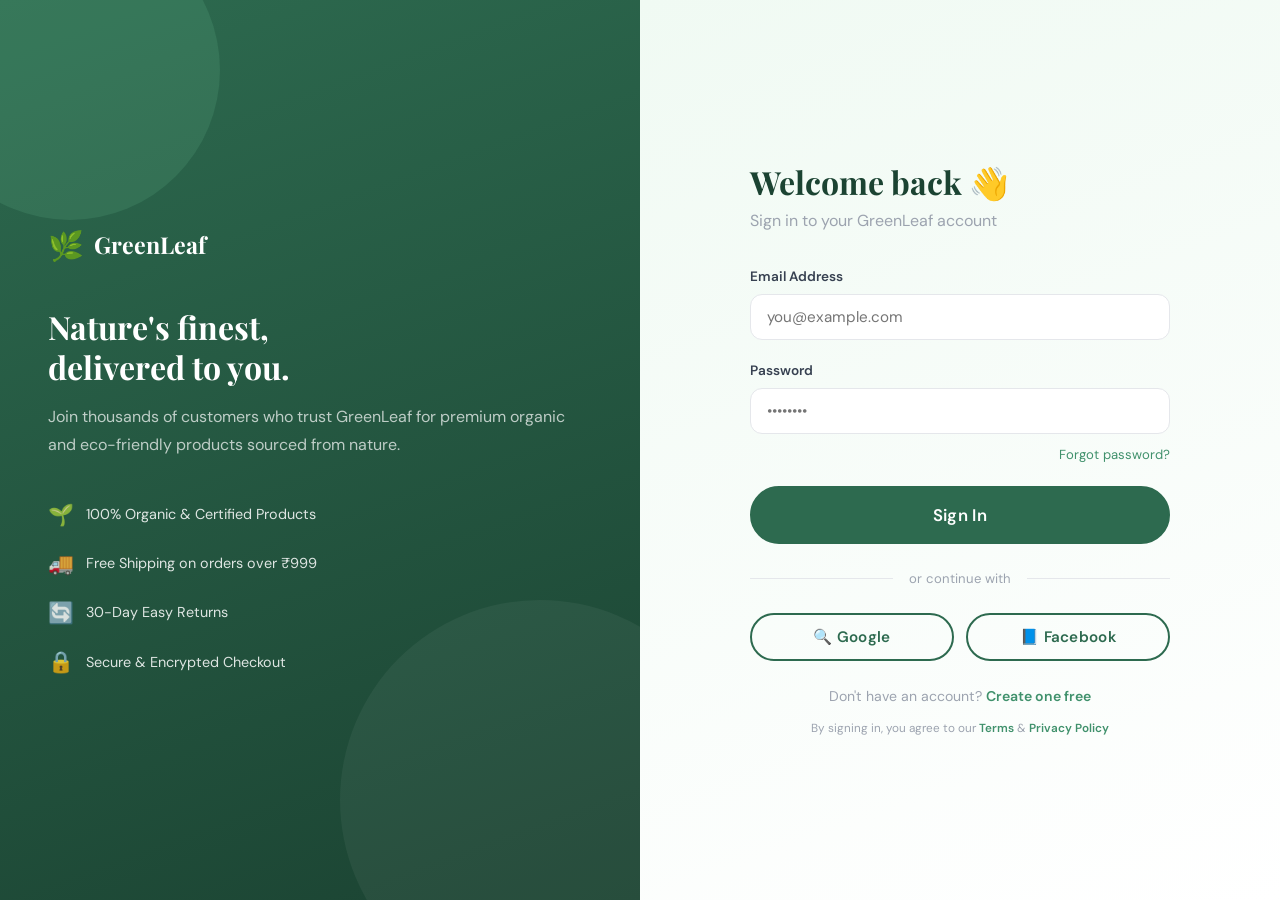
<file: index.html>
<!DOCTYPE html>
<html lang="en">
<head>
  <meta charset="UTF-8" />
  <meta name="viewport" content="width=device-width, initial-scale=1.0" />
  <title>Sign In — GreenLeaf Store</title>
  <link rel="stylesheet" href="css/style.css" />
</head>
<body style="background: none;">

<div class="login-page">
  <!-- LEFT PANEL -->
  <div class="login-left">
    <div class="login-left-content">
      <div class="logo" style="color:white; margin-bottom:2.5rem;">
        <span class="logo-icon">🌿</span> GreenLeaf
      </div>
      <h2>Nature's finest,<br>delivered to you.</h2>
      <p>Join thousands of customers who trust GreenLeaf for premium organic and eco-friendly products sourced from nature.</p>
      <div class="login-perks">
        <div class="login-perk"><span class="icon">🌱</span> 100% Organic &amp; Certified Products</div>
        <div class="login-perk"><span class="icon">🚚</span> Free Shipping on orders over ₹999</div>
        <div class="login-perk"><span class="icon">🔄</span> 30-Day Easy Returns</div>
        <div class="login-perk"><span class="icon">🔒</span> Secure &amp; Encrypted Checkout</div>
      </div>
    </div>
  </div>

  <!-- RIGHT PANEL -->
  <div class="login-right">
    <div class="login-box">
      <h1>Welcome back 👋</h1>
      <p class="subtitle">Sign in to your GreenLeaf account</p>

      <form id="login-form" novalidate>
        <div class="form-group">
          <label for="email">Email Address</label>
          <input type="email" id="email" placeholder="you@example.com" autocomplete="email" required />
        </div>
        <div class="form-group">
          <label for="password">Password</label>
          <input type="password" id="password" placeholder="••••••••" autocomplete="current-password" required />
          <div style="text-align:right; margin-top:0.4rem;">
            <a href="#" style="font-size:0.82rem; color:var(--green-700);">Forgot password?</a>
          </div>
        </div>

        <div id="login-error" style="display:none; background:#FEE2E2; color:#991B1B; padding:0.75rem 1rem; border-radius:8px; font-size:0.85rem; margin-bottom:1rem;"></div>

        <button type="submit" class="btn btn-primary btn-full btn-lg" id="login-btn">Sign In</button>
      </form>

      <div class="divider"><span>or continue with</span></div>

      <div style="display:flex; gap:0.75rem;">
        <button class="btn btn-outline btn-full" onclick="socialLogin('Google')">🔍 Google</button>
        <button class="btn btn-outline btn-full" onclick="socialLogin('Facebook')">📘 Facebook</button>
      </div>

      <div class="login-footer">
        Don't have an account? <a href="register.html">Create one free</a>
      </div>
      <div class="login-footer" style="margin-top:0.5rem;">
        <small>By signing in, you agree to our
          <a href="legal/terms.html">Terms</a> &amp;
          <a href="legal/privacy.html">Privacy Policy</a></small>
      </div>
    </div>
  </div>
</div>

<script src="js/main.js"></script>
<script>
  // Demo: any email/password logs in
  document.getElementById('login-form').addEventListener('submit', function(e) {
    e.preventDefault();
    const email = document.getElementById('email').value.trim();
    const pass  = document.getElementById('password').value;
    const errEl = document.getElementById('login-error');
    const btn   = document.getElementById('login-btn');

    if (!email || !pass) {
      errEl.textContent = 'Please enter your email and password.';
      errEl.style.display = 'block'; return;
    }
    if (!email.includes('@')) {
      errEl.textContent = 'Please enter a valid email address.';
      errEl.style.display = 'block'; return;
    }
    errEl.style.display = 'none';
    btn.textContent = 'Signing in…';
    btn.disabled = true;
    setTimeout(() => {
      localStorage.setItem('pozhivu_user', JSON.stringify({ email, name: email.split('@')[0] }));
      window.location.href = 'home.html';
    }, 900);
  });

  function socialLogin(provider) {
    localStorage.setItem('pozhivu_user', JSON.stringify({ email: `user@${provider.toLowerCase()}.com`, name: 'Guest User' }));
    window.location.href = 'home.html';
  }

  // Redirect if already logged in
  if (localStorage.getItem('pozhivu_user')) {
    window.location.href = 'home.html';
  }
</script>
</body>
</html>
</file>
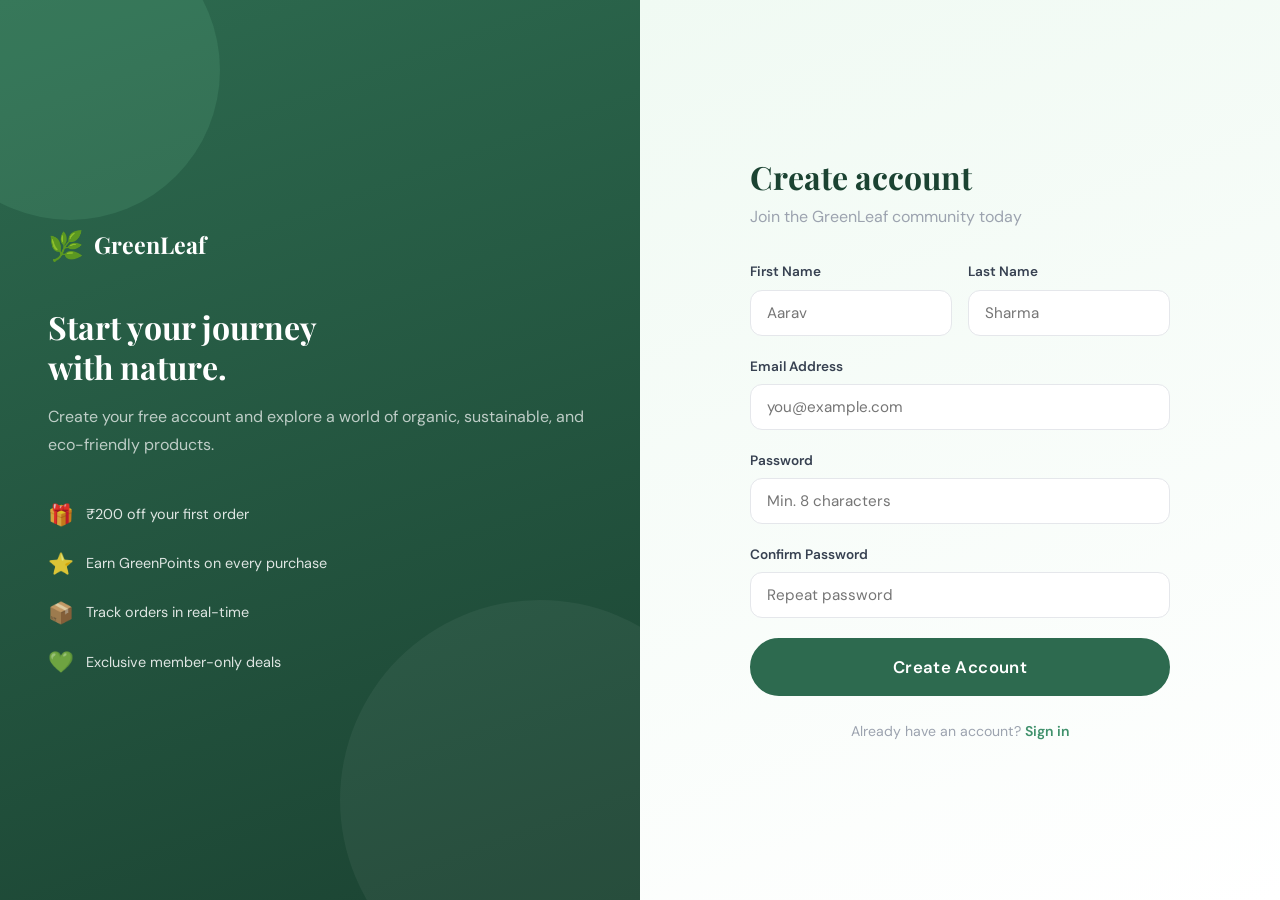
<file: register.html>
<!DOCTYPE html>
<html lang="en">
<head>
  <meta charset="UTF-8" />
  <meta name="viewport" content="width=device-width, initial-scale=1.0" />
  <title>Create Account — GreenLeaf Store</title>
  <link rel="stylesheet" href="css/style.css" />
</head>
<body style="background: none;">
<div class="login-page">
  <div class="login-left">
    <div class="login-left-content">
      <div class="logo" style="color:white; margin-bottom:2.5rem;"><span class="logo-icon">🌿</span> GreenLeaf</div>
      <h2>Start your journey<br>with nature.</h2>
      <p>Create your free account and explore a world of organic, sustainable, and eco-friendly products.</p>
      <div class="login-perks">
        <div class="login-perk"><span class="icon">🎁</span> ₹200 off your first order</div>
        <div class="login-perk"><span class="icon">⭐</span> Earn GreenPoints on every purchase</div>
        <div class="login-perk"><span class="icon">📦</span> Track orders in real-time</div>
        <div class="login-perk"><span class="icon">💚</span> Exclusive member-only deals</div>
      </div>
    </div>
  </div>
  <div class="login-right">
    <div class="login-box">
      <h1>Create account</h1>
      <p class="subtitle">Join the GreenLeaf community today</p>
      <form id="reg-form" novalidate>
        <div class="form-row">
          <div class="form-group">
            <label>First Name</label>
            <input type="text" id="fname" placeholder="Aarav" required />
          </div>
          <div class="form-group">
            <label>Last Name</label>
            <input type="text" id="lname" placeholder="Sharma" required />
          </div>
        </div>
        <div class="form-group">
          <label>Email Address</label>
          <input type="email" id="reg-email" placeholder="you@example.com" required />
        </div>
        <div class="form-group">
          <label>Password</label>
          <input type="password" id="reg-pass" placeholder="Min. 8 characters" required />
        </div>
        <div class="form-group">
          <label>Confirm Password</label>
          <input type="password" id="reg-confirm" placeholder="Repeat password" required />
        </div>
        <div id="reg-error" style="display:none; background:#FEE2E2; color:#991B1B; padding:0.75rem 1rem; border-radius:8px; font-size:0.85rem; margin-bottom:1rem;"></div>
        <button type="submit" class="btn btn-primary btn-full btn-lg">Create Account</button>
      </form>
      <div class="login-footer" style="margin-top:1.5rem;">
        Already have an account? <a href="index.html">Sign in</a>
      </div>
    </div>
  </div>
</div>
<script src="js/main.js"></script>
<script>
  document.getElementById('reg-form').addEventListener('submit', function(e) {
    e.preventDefault();
    const fname = document.getElementById('fname').value.trim();
    const lname = document.getElementById('lname').value.trim();
    const email = document.getElementById('reg-email').value.trim();
    const pass  = document.getElementById('reg-pass').value;
    const conf  = document.getElementById('reg-confirm').value;
    const err   = document.getElementById('reg-error');
    if (!fname || !lname || !email || !pass) { err.textContent='All fields are required.'; err.style.display='block'; return; }
    if (pass !== conf) { err.textContent='Passwords do not match.'; err.style.display='block'; return; }
    if (pass.length < 8) { err.textContent='Password must be at least 8 characters.'; err.style.display='block'; return; }
    err.style.display='none';
    localStorage.setItem('pozhivu_user', JSON.stringify({ email, name: fname+' '+lname }));
    window.location.href = 'home.html';
  });
</script>
</body>
</html>
</file>
<file: css/style.css>
/* ===== GreenLeaf Store - Global Styles ===== */
@import url('https://fonts.googleapis.com/css2?family=Playfair+Display:ital,wght@0,400;0,600;0,700;1,400&family=DM+Sans:wght@300;400;500;600&display=swap');

:root {
  --green-900: #1B4332;
  --green-800: #2D6A4F;
  --green-700: #40916C;
  --green-500: #74C69D;
  --green-300: #B7E4C7;
  --green-100: #D8F3DC;
  --green-50:  #F0FAF3;
  --white:     #FFFFFF;
  --gray-50:   #F9FAFB;
  --gray-100:  #F3F4F6;
  --gray-200:  #E5E7EB;
  --gray-400:  #9CA3AF;
  --gray-600:  #4B5563;
  --gray-800:  #1F2937;
  --accent:    #D4A853;
  --danger:    #E53E3E;
  --shadow-sm: 0 1px 3px rgba(45,106,79,0.08);
  --shadow-md: 0 4px 20px rgba(45,106,79,0.12);
  --shadow-lg: 0 12px 40px rgba(45,106,79,0.18);
  --radius:    12px;
  --radius-lg: 20px;
  --transition: all 0.25s cubic-bezier(0.4,0,0.2,1);
}

*, *::before, *::after { box-sizing: border-box; margin: 0; padding: 0; }
html { scroll-behavior: smooth; }
body {
  font-family: 'DM Sans', sans-serif;
  background: linear-gradient(160deg, var(--green-100) 0%, var(--green-50) 20%, var(--white) 60%);
  min-height: 100vh;
  color: var(--gray-800);
  line-height: 1.6;
}

/* ===== TYPOGRAPHY ===== */
h1,h2,h3,h4 { font-family: 'Playfair Display', serif; line-height: 1.25; }
h1 { font-size: clamp(2rem, 4vw, 3.2rem); }
h2 { font-size: clamp(1.5rem, 3vw, 2.2rem); }
h3 { font-size: 1.3rem; }
p  { color: var(--gray-600); }
a  { text-decoration: none; color: inherit; }

/* ===== LAYOUT ===== */
.container { max-width: 1200px; margin: 0 auto; padding: 0 1.5rem; }
.section    { padding: 5rem 0; }
.section--sm { padding: 3rem 0; }
.grid-2 { display: grid; grid-template-columns: 1fr 1fr; gap: 2.5rem; }
.grid-3 { display: grid; grid-template-columns: repeat(3, 1fr); gap: 2rem; }
.grid-4 { display: grid; grid-template-columns: repeat(4, 1fr); gap: 1.5rem; }
.flex   { display: flex; }
.flex-center { display: flex; align-items: center; justify-content: center; }
.flex-between{ display: flex; align-items: center; justify-content: space-between; }
.gap-1  { gap: 0.5rem; }
.gap-2  { gap: 1rem; }
.gap-3  { gap: 1.5rem; }
.mt-1   { margin-top: 0.5rem; }
.mt-2   { margin-top: 1rem; }
.mt-3   { margin-top: 1.5rem; }
.mt-4   { margin-top: 2rem; }
.text-center { text-align: center; }

/* ===== NAVBAR ===== */
.navbar {
  position: sticky; top: 0; z-index: 100;
  background: rgba(255,255,255,0.92);
  backdrop-filter: blur(12px);
  border-bottom: 1px solid var(--green-100);
  box-shadow: var(--shadow-sm);
}
.navbar-inner {
  display: flex; align-items: center; justify-content: space-between;
  padding: 1rem 1.5rem; max-width: 1200px; margin: 0 auto;
}
.logo {
  display: flex; align-items: center; gap: 0.6rem;
  font-family: 'Playfair Display', serif;
  font-size: 1.45rem; font-weight: 700;
  color: var(--green-800);
}
.logo-icon { font-size: 1.8rem; }
.logo-icon img {
  display: block;
  max-height: 1.8rem;
  width: auto;
  border-radius: 6px;
}
.nav-links { display: flex; align-items: center; gap: 2rem; list-style: none; }
.nav-links a {
  font-size: 0.9rem; font-weight: 500;
  color: var(--gray-600);
  transition: var(--transition);
  position: relative; padding-bottom: 2px;
}
.nav-links a::after {
  content: ''; position: absolute; bottom: -2px; left: 0;
  width: 0; height: 2px; background: var(--green-700);
  transition: width 0.3s ease;
}
.nav-links a:hover { color: var(--green-800); }
.nav-links a:hover::after { width: 100%; }
.nav-actions { display: flex; align-items: center; gap: 1rem; }
.cart-btn {
  position: relative; background: var(--green-800); color: white;
  border: none; border-radius: 50px; padding: 0.55rem 1.2rem;
  font-family: 'DM Sans', sans-serif; font-size: 0.9rem; font-weight: 500;
  cursor: pointer; transition: var(--transition); display: flex; align-items: center; gap: 0.4rem;
}
.cart-btn:hover { background: var(--green-900); transform: translateY(-1px); box-shadow: var(--shadow-md); }
.cart-badge {
  position: absolute; top: -6px; right: -6px;
  background: var(--accent); color: white;
  border-radius: 50%; width: 18px; height: 18px;
  font-size: 0.65rem; font-weight: 700;
  display: flex; align-items: center; justify-content: center;
}

/* ===== BUTTONS ===== */
.btn {
  display: inline-flex; align-items: center; justify-content: center; gap: 0.4rem;
  padding: 0.75rem 1.75rem; border-radius: 50px;
  font-family: 'DM Sans', sans-serif; font-size: 0.95rem; font-weight: 600;
  cursor: pointer; border: 2px solid transparent;
  transition: var(--transition); letter-spacing: 0.02em;
}
.btn-primary {
  background: var(--green-800); color: white; border-color: var(--green-800);
}
.btn-primary:hover { background: var(--green-900); border-color: var(--green-900); transform: translateY(-2px); box-shadow: var(--shadow-md); }
.btn-outline {
  background: transparent; color: var(--green-800); border-color: var(--green-800);
}
.btn-outline:hover { background: var(--green-800); color: white; transform: translateY(-2px); }
.btn-accent { background: var(--accent); color: white; border-color: var(--accent); }
.btn-accent:hover { background: #c4943f; border-color: #c4943f; transform: translateY(-2px); box-shadow: var(--shadow-md); }
.btn-danger { background: var(--danger); color: white; border-color: var(--danger); }
.btn-danger:hover { opacity: 0.88; transform: translateY(-1px); }
.btn-lg { padding: 1rem 2.5rem; font-size: 1.05rem; }
.btn-sm { padding: 0.45rem 1rem; font-size: 0.82rem; }
.btn-full { width: 100%; }

/* ===== CARD ===== */
.card {
  background: white; border-radius: var(--radius-lg);
  box-shadow: var(--shadow-sm);
  border: 1px solid var(--green-100);
  overflow: hidden;
  transition: var(--transition);
}
.card:hover { box-shadow: var(--shadow-md); transform: translateY(-3px); }
.card-body { padding: 1.5rem; }

/* ===== PRODUCT CARD ===== */
.product-card {
  background: white; border-radius: var(--radius-lg);
  border: 1px solid var(--green-100);
  overflow: hidden; transition: var(--transition);
  box-shadow: var(--shadow-sm);
}
.product-card:hover { box-shadow: var(--shadow-lg); transform: translateY(-5px); }
.product-img-wrap {
  position: relative; overflow: hidden;
  background: linear-gradient(135deg, var(--green-50), var(--green-100));
  height: 240px; display: flex; align-items: center; justify-content: center;
}
.product-img-wrap img { width: 100%; height: 100%; object-fit: cover; transition: transform 0.4s ease; }
.product-card:hover .product-img-wrap img { transform: scale(1.05); }
.product-img-placeholder {
  font-size: 5rem; opacity: 0.6;
}
.product-badge {
  position: absolute; top: 12px; left: 12px;
  background: var(--green-700); color: white;
  font-size: 0.72rem; font-weight: 700; padding: 0.25rem 0.65rem;
  border-radius: 20px; letter-spacing: 0.05em; text-transform: uppercase;
}
.wishlist-btn {
  position: absolute; top: 12px; right: 12px;
  background: white; border: none; border-radius: 50%;
  width: 36px; height: 36px; display: flex; align-items: center; justify-content: center;
  cursor: pointer; box-shadow: var(--shadow-sm); transition: var(--transition);
  font-size: 1rem; color: var(--gray-400);
}
.wishlist-btn:hover, .wishlist-btn.active { color: #e53e3e; transform: scale(1.1); }
.product-info { padding: 1.25rem; }
.product-category { font-size: 0.75rem; font-weight: 600; text-transform: uppercase; letter-spacing: 0.08em; color: var(--green-700); margin-bottom: 0.35rem; }
.product-name { font-family: 'Playfair Display', serif; font-size: 1.05rem; font-weight: 600; color: var(--gray-800); margin-bottom: 0.4rem; }
.product-desc-short { font-size: 0.83rem; color: var(--gray-400); margin-bottom: 0.85rem; line-height: 1.5; }
.product-footer { display: flex; align-items: center; justify-content: space-between; }
.product-price { font-family: 'Playfair Display', serif; font-size: 1.2rem; font-weight: 700; color: var(--green-800); }
.product-price .original { font-size: 0.85rem; color: var(--gray-400); text-decoration: line-through; margin-left: 0.4rem; font-family: 'DM Sans', sans-serif; }
.stars { color: var(--accent); font-size: 0.8rem; margin-bottom: 0.4rem; }

/* ===== HERO ===== */
.hero {
  padding: 7rem 0 5rem;
  background: linear-gradient(135deg, var(--green-100) 0%, var(--green-50) 50%, var(--white) 100%);
  position: relative; overflow: hidden;
}
.hero::before {
  content: ''; position: absolute; top: -50%; right: -20%;
  width: 600px; height: 600px; border-radius: 50%;
  background: radial-gradient(circle, var(--green-300) 0%, transparent 70%);
  opacity: 0.3;
  pointer-events: none;
  z-index: 0;
}
.hero-content { position: relative; max-width: 600px; z-index: 1; }
.hero-eyebrow {
  display: inline-block; background: var(--green-100);
  color: var(--green-700); font-size: 0.8rem; font-weight: 700;
  padding: 0.4rem 1rem; border-radius: 20px; letter-spacing: 0.1em;
  text-transform: uppercase; margin-bottom: 1.5rem;
}
.hero h1 { margin-bottom: 1.25rem; color: var(--green-900); }
.hero p { font-size: 1.1rem; margin-bottom: 2rem; max-width: 480px; }
.hero-actions { display: flex; gap: 1rem; flex-wrap: wrap; }
.hero-img { position: relative; display: flex; align-items: center; justify-content: center; z-index: 1; }
.hero-blob {
  width: 420px; height: 420px; border-radius: 60% 40% 70% 30% / 50% 60% 40% 50%;
  background: linear-gradient(135deg, var(--green-300), var(--green-500));
  display: flex; align-items: center; justify-content: center;
  font-size: 10rem; animation: morph 8s ease-in-out infinite;
}
@keyframes morph {
  0%,100% { border-radius: 60% 40% 70% 30% / 50% 60% 40% 50%; }
  50%      { border-radius: 30% 60% 40% 70% / 60% 30% 70% 40%; }
}

/* ===== FEATURES STRIP ===== */
.features-strip {
  background: var(--green-800); color: white; padding: 1.5rem 0;
}
.features-strip .container { display: flex; justify-content: space-around; flex-wrap: wrap; gap: 1rem; }
.feature-item { display: flex; align-items: center; gap: 0.75rem; }
.feature-item .icon { font-size: 1.5rem; }
.feature-item .text strong { display: block; font-size: 0.9rem; font-weight: 600; }
.feature-item .text span { font-size: 0.78rem; opacity: 0.75; }

/* ===== SECTION HEADER ===== */
.section-header { text-align: center; margin-bottom: 3.5rem; }
.section-header .eyebrow {
  display: inline-block; color: var(--green-700); font-size: 0.78rem;
  font-weight: 700; letter-spacing: 0.12em; text-transform: uppercase;
  margin-bottom: 0.75rem;
}
.section-header h2 { color: var(--green-900); margin-bottom: 0.75rem; }
.section-header p { max-width: 520px; margin: 0 auto; }

/* ===== FORM ELEMENTS ===== */
.form-group { margin-bottom: 1.25rem; }
.form-group label { display: block; font-size: 0.85rem; font-weight: 600; margin-bottom: 0.4rem; color: var(--gray-700, #374151); }
.form-group input,
.form-group select,
.form-group textarea {
  width: 100%; padding: 0.75rem 1rem;
  border: 1.5px solid var(--gray-200);
  border-radius: var(--radius); background: white;
  font-family: 'DM Sans', sans-serif; font-size: 0.95rem;
  color: var(--gray-800); transition: var(--transition);
}
.form-group input:focus,
.form-group select:focus,
.form-group textarea:focus {
  outline: none; border-color: var(--green-500);
  box-shadow: 0 0 0 3px rgba(116,198,157,0.2);
}
.form-group textarea { resize: vertical; min-height: 120px; }
.form-row { display: grid; grid-template-columns: 1fr 1fr; gap: 1rem; }

/* ===== BADGE & TAG ===== */
.badge { display: inline-block; padding: 0.25rem 0.75rem; border-radius: 20px; font-size: 0.75rem; font-weight: 600; }
.badge-green { background: var(--green-100); color: var(--green-800); }
.badge-gold  { background: #FEF3C7; color: #92400E; }
.badge-red   { background: #FEE2E2; color: #991B1B; }

/* ===== BREADCRUMB ===== */
.breadcrumb { display: flex; align-items: center; gap: 0.5rem; font-size: 0.83rem; color: var(--gray-400); margin-bottom: 1.5rem; flex-wrap: wrap; }
.breadcrumb a { color: var(--green-700); }
.breadcrumb a:hover { text-decoration: underline; }
.breadcrumb span { color: var(--gray-400); }

/* ===== FOOTER ===== */
.footer {
  background: var(--green-900); color: rgba(255,255,255,0.85);
  padding: 4rem 0 2rem;
}
.footer-grid { display: grid; grid-template-columns: 2fr 1fr 1fr 1fr; gap: 3rem; margin-bottom: 3rem; }
.footer-brand .logo { color: white; margin-bottom: 1rem; }
.footer-brand p { font-size: 0.88rem; opacity: 0.7; line-height: 1.7; max-width: 280px; }
.footer-col h4 { font-family: 'DM Sans', sans-serif; font-size: 0.85rem; font-weight: 700; letter-spacing: 0.08em; text-transform: uppercase; color: white; margin-bottom: 1.25rem; }
.footer-col ul { list-style: none; }
.footer-col ul li { margin-bottom: 0.6rem; }
.footer-col ul li a { font-size: 0.88rem; opacity: 0.7; transition: var(--transition); }
.footer-col ul li a:hover { opacity: 1; color: var(--green-300); }
.footer-bottom { border-top: 1px solid rgba(255,255,255,0.12); padding-top: 1.5rem; display: flex; justify-content: space-between; align-items: center; flex-wrap: wrap; gap: 1rem; }
.footer-bottom p { font-size: 0.82rem; opacity: 0.55; }
.footer-payments { display: flex; gap: 0.75rem; align-items: center; }
.payment-chip { background: rgba(255,255,255,0.1); border-radius: 6px; padding: 0.3rem 0.7rem; font-size: 0.75rem; font-weight: 600; color: rgba(255,255,255,0.8); }

/* ===== NOTIFICATION TOAST ===== */
.toast {
  position: fixed; bottom: 2rem; right: 2rem; z-index: 9999;
  background: var(--green-800); color: white;
  padding: 0.9rem 1.5rem; border-radius: var(--radius);
  box-shadow: var(--shadow-lg); font-size: 0.9rem; font-weight: 500;
  display: flex; align-items: center; gap: 0.6rem;
  transform: translateY(120%); transition: transform 0.3s cubic-bezier(0.4,0,0.2,1);
  max-width: 320px;
}
.toast.show { transform: translateY(0); }

/* ===== QUANTITY SELECTOR ===== */
.qty-selector {
  display: flex; align-items: center; gap: 0;
  border: 1.5px solid var(--gray-200); border-radius: 8px; overflow: hidden;
}
.qty-btn {
  background: var(--gray-100); border: none; width: 36px; height: 36px;
  cursor: pointer; font-size: 1.1rem; font-weight: 600;
  transition: var(--transition); color: var(--gray-800);
}
.qty-btn:hover { background: var(--green-100); color: var(--green-800); }
.qty-input {
  width: 48px; text-align: center; border: none;
  font-family: 'DM Sans', sans-serif; font-size: 0.95rem; font-weight: 600;
  background: white; color: var(--gray-800);
}
.qty-input:focus { outline: none; }

/* ===== CART TABLE ===== */
.cart-table { width: 100%; border-collapse: collapse; }
.cart-table th { text-align: left; padding: 1rem; font-size: 0.8rem; font-weight: 700; text-transform: uppercase; letter-spacing: 0.08em; color: var(--gray-400); border-bottom: 2px solid var(--gray-200); }
.cart-table td { padding: 1.25rem 1rem; border-bottom: 1px solid var(--gray-100); vertical-align: middle; }
.cart-item-img { width: 72px; height: 72px; border-radius: 10px; object-fit: cover; background: var(--green-50); display: flex; align-items: center; justify-content: center; font-size: 2rem; }
.cart-item-name { font-weight: 600; margin-bottom: 0.2rem; }
.cart-item-variant { font-size: 0.8rem; color: var(--gray-400); }
.remove-btn { background: none; border: none; cursor: pointer; color: var(--gray-400); font-size: 1.1rem; transition: var(--transition); }
.remove-btn:hover { color: var(--danger); transform: scale(1.1); }

/* ===== ORDER SUMMARY ===== */
.order-summary {
  background: white; border-radius: var(--radius-lg);
  border: 1px solid var(--green-100); padding: 1.75rem;
  position: sticky; top: 5rem;
}
.order-summary h3 { margin-bottom: 1.5rem; color: var(--green-900); }
.summary-line { display: flex; justify-content: space-between; padding: 0.6rem 0; font-size: 0.9rem; color: var(--gray-600); }
.summary-line.total { font-size: 1.05rem; font-weight: 700; color: var(--gray-800); border-top: 2px solid var(--gray-200); margin-top: 0.5rem; padding-top: 1rem; }
.promo-box { display: flex; gap: 0.5rem; margin: 1.25rem 0; }
.promo-box input { flex: 1; padding: 0.6rem 1rem; border: 1.5px solid var(--gray-200); border-radius: 8px; font-size: 0.88rem; }
.promo-box input:focus { outline: none; border-color: var(--green-500); }

/* ===== PAGE HERO ===== */
.page-hero {
  background: linear-gradient(135deg, var(--green-100), var(--green-50));
  padding: 3.5rem 0 2.5rem; border-bottom: 1px solid var(--green-100);
}
.page-hero h1 { color: var(--green-900); font-size: 2.2rem; margin-bottom: 0.5rem; }
.page-hero p { max-width: 500px; }

/* ===== LEGAL PAGE ===== */
.legal-content { max-width: 820px; margin: 0 auto; }
.legal-content h2 { font-size: 1.5rem; color: var(--green-900); margin: 2.5rem 0 1rem; }
.legal-content h3 { font-size: 1.1rem; color: var(--gray-800); margin: 1.5rem 0 0.6rem; }
.legal-content p  { margin-bottom: 1rem; font-size: 0.95rem; line-height: 1.8; }
.legal-content ul { margin: 0.75rem 0 1.25rem 1.5rem; }
.legal-content ul li { margin-bottom: 0.5rem; font-size: 0.95rem; color: var(--gray-600); line-height: 1.7; }
.legal-toc { background: var(--green-50); border-radius: var(--radius); padding: 1.5rem; margin-bottom: 2.5rem; border: 1px solid var(--green-100); }
.legal-toc ul { margin-left: 1.25rem; }
.legal-toc ul li a { color: var(--green-700); font-size: 0.9rem; }
.legal-toc ul li a:hover { text-decoration: underline; }

/* ===== LOGIN ===== */
.login-page {
  min-height: 100vh; display: grid; grid-template-columns: 1fr 1fr;
}
.login-left {
  background: linear-gradient(160deg, var(--green-800), var(--green-900));
  display: flex; flex-direction: column; justify-content: center;
  padding: 3rem; position: relative; overflow: hidden;
}
.login-left::before {
  content: ''; position: absolute; bottom: -100px; right: -100px;
  width: 400px; height: 400px; border-radius: 50%;
  background: rgba(255,255,255,0.05);
  pointer-events: none;
}
.login-left::after {
  content: ''; position: absolute; top: -80px; left: -80px;
  width: 300px; height: 300px; border-radius: 50%;
  background: rgba(116,198,157,0.15);
  pointer-events: none;
}
.login-left-content { position: relative; z-index: 1; }
.login-left .logo { color: white; margin-bottom: 2rem; }
.login-left h2 { color: white; font-size: 2rem; margin-bottom: 1rem; }
.login-left p  { color: rgba(255,255,255,0.7); font-size: 1rem; line-height: 1.7; }
.login-perks { margin-top: 2.5rem; display: flex; flex-direction: column; gap: 1rem; }
.login-perk { display: flex; align-items: center; gap: 0.75rem; color: rgba(255,255,255,0.85); font-size: 0.9rem; }
.login-perk .icon { font-size: 1.3rem; }
.login-right {
  display: flex; align-items: center; justify-content: center; padding: 3rem;
  background: linear-gradient(160deg, var(--green-50), var(--white));
}
.login-box { width: 100%; max-width: 420px; }
.login-box h1 { color: var(--green-900); margin-bottom: 0.4rem; font-size: 2rem; }
.login-box .subtitle { color: var(--gray-400); margin-bottom: 2rem; }
.divider { display: flex; align-items: center; gap: 1rem; margin: 1.5rem 0; }
.divider::before, .divider::after { content: ''; flex: 1; height: 1px; background: var(--gray-200); }
.divider span { font-size: 0.82rem; color: var(--gray-400); white-space: nowrap; }
.login-footer { text-align: center; margin-top: 1.5rem; font-size: 0.88rem; color: var(--gray-400); }
.login-footer a { color: var(--green-700); font-weight: 600; }

/* ===== PRODUCT DETAIL ===== */
.product-gallery { display: grid; grid-template-rows: auto auto; gap: 1rem; }
.main-image {
  background: linear-gradient(135deg, var(--green-50), var(--green-100));
  border-radius: var(--radius-lg); height: 420px;
  display: flex; align-items: center; justify-content: center;
  font-size: 10rem; border: 1px solid var(--green-100);
  overflow: hidden;
}
.main-image img { width: 100%; height: 100%; object-fit: cover; }
.thumbnail-row { display: flex; gap: 0.75rem; }
.thumb {
  background: linear-gradient(135deg, var(--green-50), var(--green-100));
  border-radius: 10px; width: 72px; height: 72px;
  display: flex; align-items: center; justify-content: center;
  font-size: 2rem; border: 2px solid transparent; cursor: pointer;
  transition: var(--transition); flex-shrink: 0;
}
.thumb.active { border-color: var(--green-700); }
.thumb:hover { border-color: var(--green-500); }
.product-detail-info { padding: 0.5rem 0; }
.product-detail-category { font-size: 0.78rem; font-weight: 700; text-transform: uppercase; letter-spacing: 0.1em; color: var(--green-700); margin-bottom: 0.5rem; }
.product-detail-name { font-size: clamp(1.6rem, 3vw, 2.2rem); color: var(--green-900); margin-bottom: 0.75rem; }
.product-detail-rating { display: flex; align-items: center; gap: 0.75rem; margin-bottom: 1.25rem; }
.product-detail-price { font-family: 'Playfair Display', serif; font-size: 2rem; font-weight: 700; color: var(--green-800); margin-bottom: 1.5rem; }
.product-detail-price .original { font-size: 1.1rem; color: var(--gray-400); text-decoration: line-through; font-family: 'DM Sans', sans-serif; margin-left: 0.6rem; }
.product-highlights { list-style: none; margin: 1.25rem 0; }
.product-highlights li { display: flex; align-items: flex-start; gap: 0.6rem; margin-bottom: 0.5rem; font-size: 0.9rem; color: var(--gray-600); }
.product-highlights li::before { content: '✓'; color: var(--green-700); font-weight: 700; flex-shrink: 0; margin-top: 0.05rem; }
.add-to-cart-section { display: flex; align-items: center; gap: 1rem; margin-top: 1.75rem; flex-wrap: wrap; }
.wishlist-icon-btn {
  background: white; border: 2px solid var(--gray-200); border-radius: 50%;
  width: 48px; height: 48px; display: flex; align-items: center; justify-content: center;
  cursor: pointer; font-size: 1.2rem; color: var(--gray-400); transition: var(--transition);
}
.wishlist-icon-btn:hover, .wishlist-icon-btn.active { border-color: #e53e3e; color: #e53e3e; }
.tabs { border-bottom: 2px solid var(--gray-200); display: flex; gap: 0; margin-bottom: 2rem; }
.tab-btn {
  background: none; border: none; cursor: pointer;
  padding: 1rem 1.5rem; font-family: 'DM Sans', sans-serif;
  font-size: 0.9rem; font-weight: 600; color: var(--gray-400);
  border-bottom: 2px solid transparent; margin-bottom: -2px;
  transition: var(--transition);
}
.tab-btn.active { color: var(--green-800); border-bottom-color: var(--green-800); }
.tab-panel { display: none; }
.tab-panel.active { display: block; }

/* ===== SHIPPING INFO BOX ===== */
.shipping-box {
  background: var(--green-50); border-radius: var(--radius); padding: 1.25rem;
  border: 1px solid var(--green-100); margin-top: 1.5rem;
}
.shipping-box .ship-row { display: flex; align-items: center; gap: 0.6rem; font-size: 0.88rem; margin-bottom: 0.5rem; color: var(--gray-600); }
.shipping-box .ship-row:last-child { margin-bottom: 0; }
.shipping-box .ship-row .icon { font-size: 1.1rem; }

/* ===== EMPTY STATE ===== */
.empty-state { text-align: center; padding: 5rem 2rem; }
.empty-state .icon { font-size: 5rem; margin-bottom: 1.5rem; opacity: 0.4; }
.empty-state h3 { color: var(--green-900); margin-bottom: 0.75rem; }
.empty-state p  { color: var(--gray-400); margin-bottom: 2rem; }

/* ===== CHECKOUT STEPS ===== */
.checkout-steps { display: flex; align-items: center; justify-content: center; gap: 0; margin-bottom: 3rem; }
.step { display: flex; align-items: center; gap: 0.6rem; }
.step-num {
  width: 32px; height: 32px; border-radius: 50%;
  background: var(--gray-200); color: var(--gray-400);
  display: flex; align-items: center; justify-content: center;
  font-size: 0.82rem; font-weight: 700;
}
.step.active .step-num { background: var(--green-800); color: white; }
.step.done .step-num { background: var(--green-500); color: white; }
.step-label { font-size: 0.82rem; font-weight: 600; color: var(--gray-400); }
.step.active .step-label { color: var(--green-800); }
.step-line { width: 60px; height: 2px; background: var(--gray-200); }
.step-line.done { background: var(--green-500); }

/* ===== PAYMENT METHODS ===== */
.payment-methods { display: flex; flex-direction: column; gap: 0.75rem; margin: 1.25rem 0; }
.payment-option {
  display: flex; align-items: center; gap: 1rem;
  border: 2px solid var(--gray-200); border-radius: var(--radius); padding: 1rem 1.25rem;
  cursor: pointer; transition: var(--transition);
}
.payment-option:hover { border-color: var(--green-300); }
.payment-option.selected { border-color: var(--green-700); background: var(--green-50); }
.payment-option input[type="radio"] { accent-color: var(--green-700); width: 16px; height: 16px; }
.payment-option .p-label { font-weight: 600; font-size: 0.9rem; }
.payment-option .p-icons { margin-left: auto; display: flex; gap: 0.4rem; }

/* ===== RESPONSIVE ===== */
@media (max-width: 1024px) {
  .grid-4 { grid-template-columns: repeat(2, 1fr); }
  .footer-grid { grid-template-columns: 1fr 1fr; }
}
@media (max-width: 768px) {
  .grid-2, .grid-3 { grid-template-columns: 1fr; }
  .form-row { grid-template-columns: 1fr; }
  .login-page { grid-template-columns: 1fr; }
  .login-left { display: none; }
  .nav-links { display: none; }
  .footer-grid { grid-template-columns: 1fr; }
  .hero { padding: 4rem 0 3rem; }
  .hero-img { display: none; }
  .checkout-steps { flex-wrap: wrap; gap: 0.5rem; }
  .step-line { width: 30px; }
  .cart-table th:nth-child(3),
  .cart-table td:nth-child(3) { display: none; }
}
@media (max-width: 480px) {
  .grid-4 { grid-template-columns: 1fr; }
  .add-to-cart-section { flex-direction: column; align-items: stretch; }
  .btn-lg { padding: 0.85rem 1.5rem; }
}
</file>
